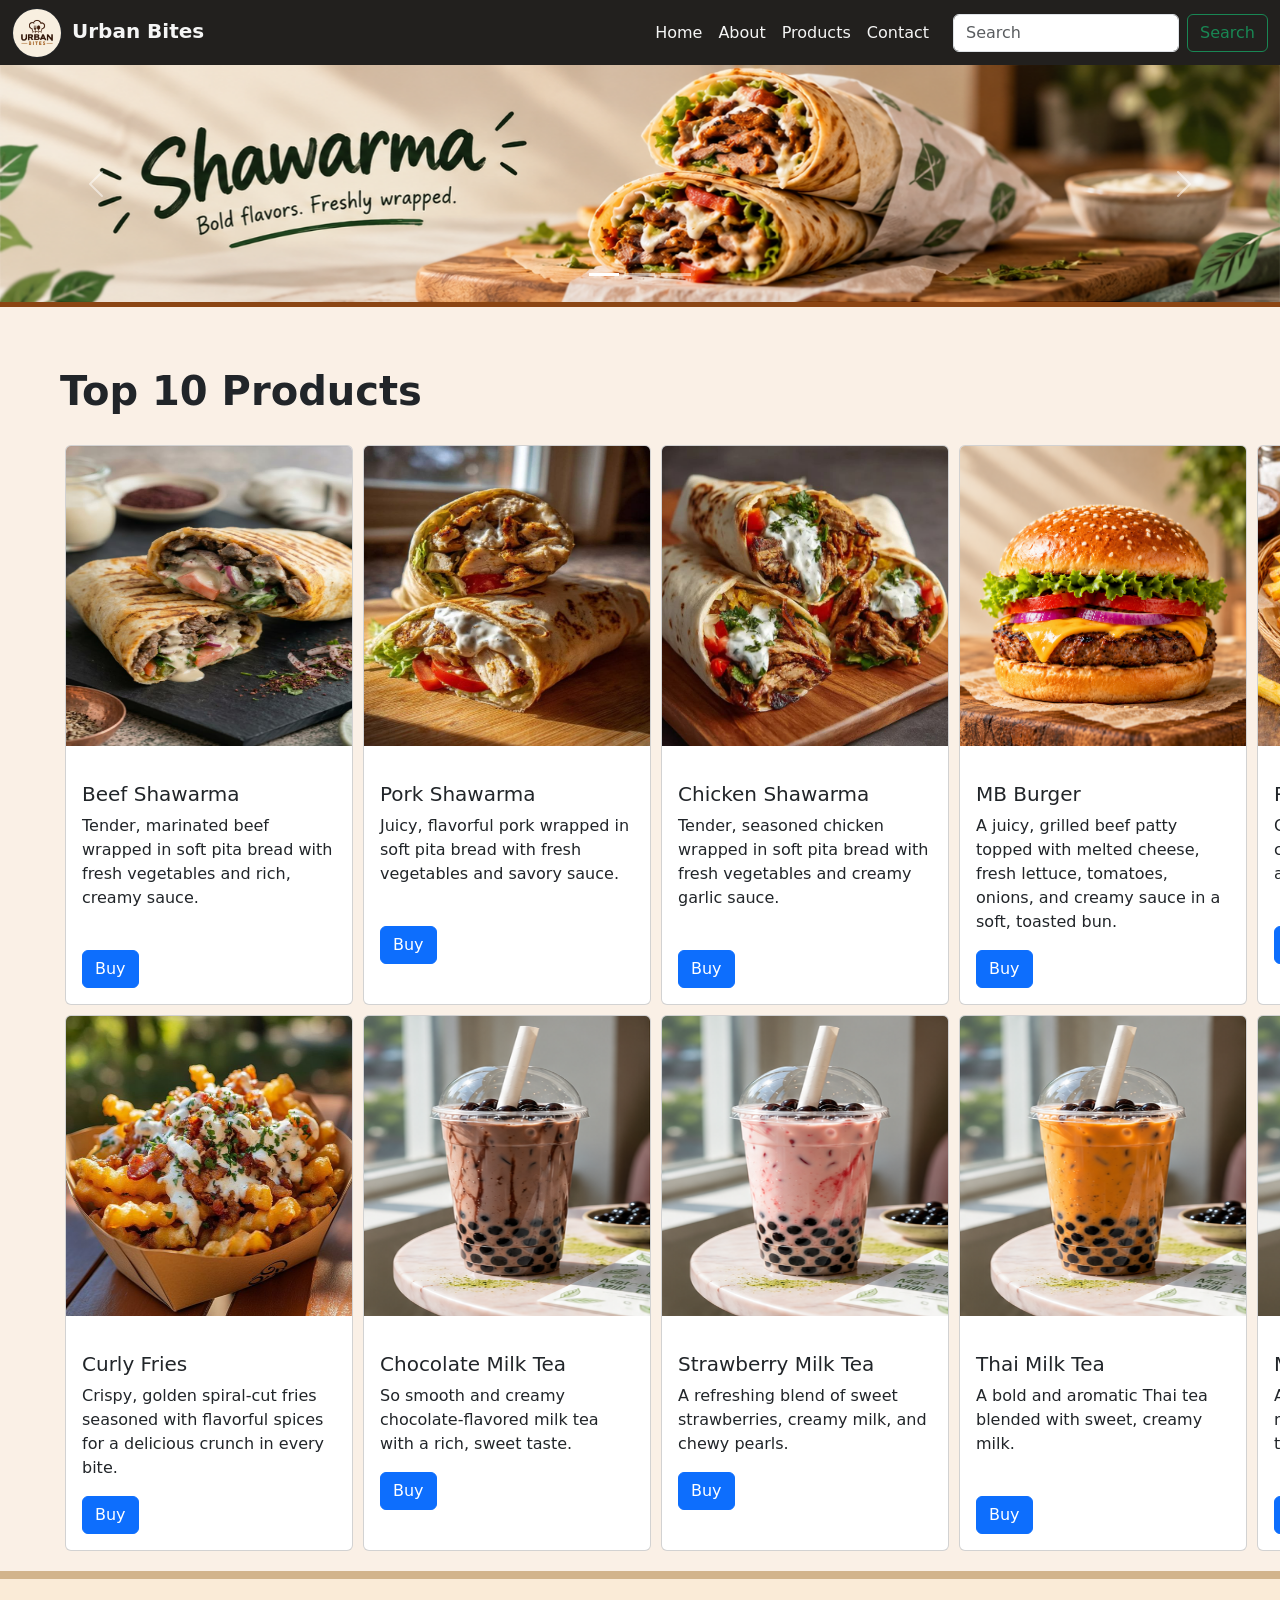
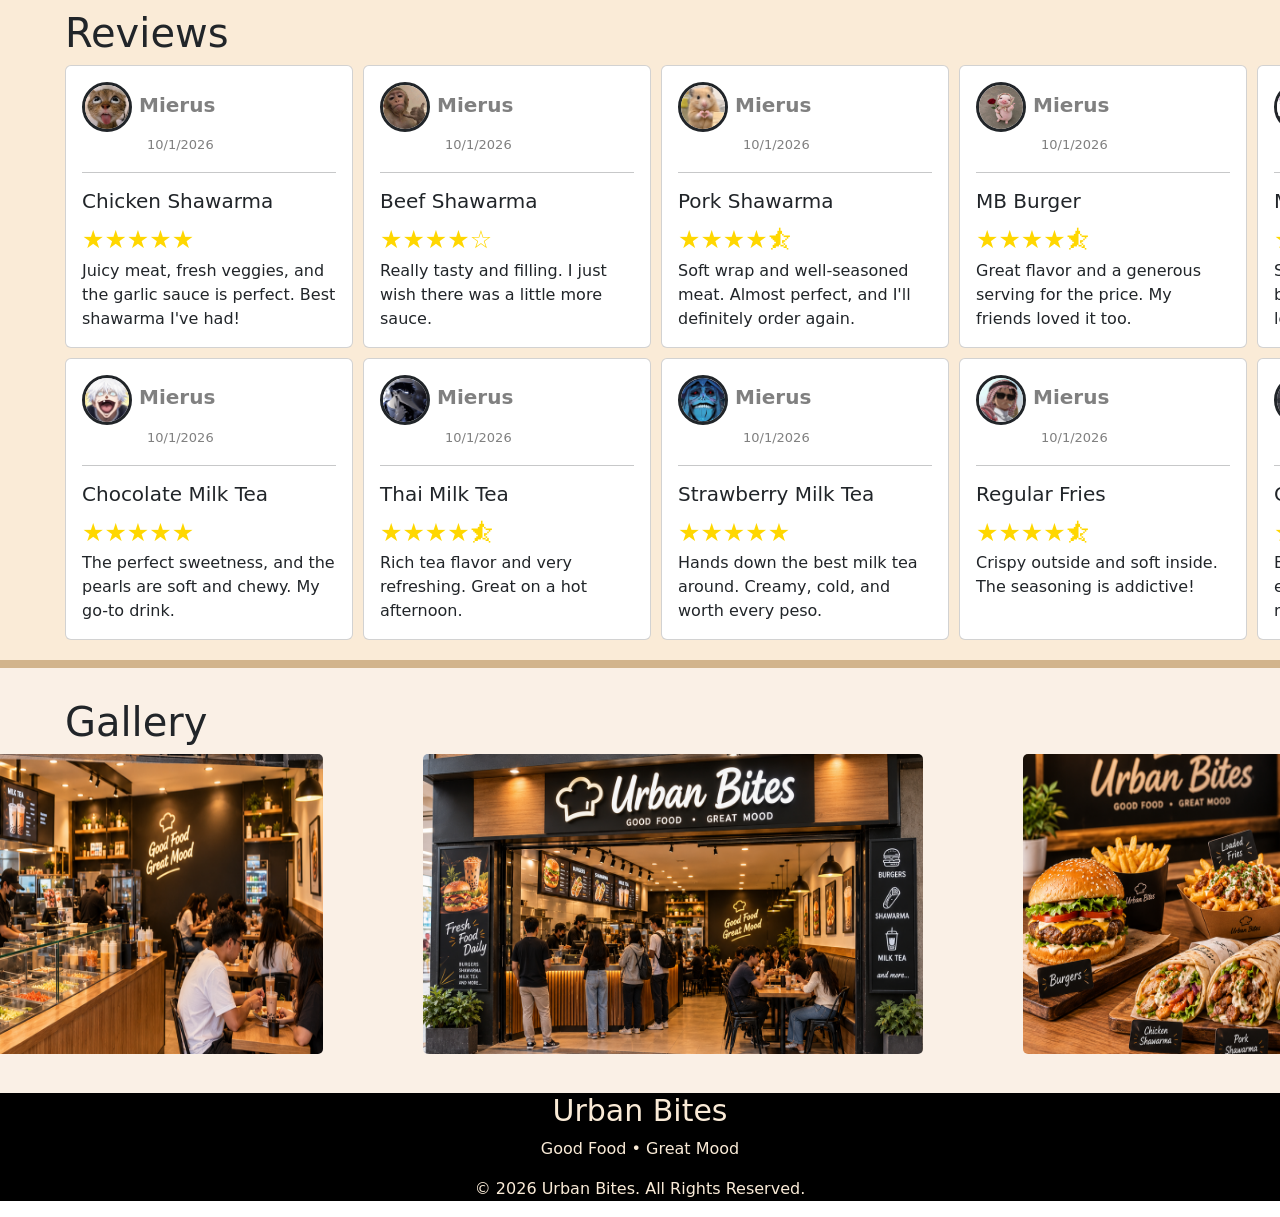
<file: index.html>
<!doctype html>
<html lang="en">
<head>
    <meta charset="utf-8">
    <meta name="viewport" content="width=device-width, initial-scale=1">
    <title>Urban Bites</title>
    <link rel="stylesheet" href="css/style.css">
    <link href="https://cdn.jsdelivr.net/npm/bootstrap@5.3.0-alpha3/dist/css/bootstrap.min.css" rel="stylesheet" integrity="sha384-KK94CHFLLe+nY2dmCWGMq91rCGa5gtU4mk92HdvYe+M/SXH301p5ILy+dN9+nJOZ" crossorigin="anonymous">
</head>


<body>
    <!-- start of navigation ------------------>
    <section>
        <nav class="navbar navbar-expand-lg">
        <div class="container-fluid">

            <div class="logo-text">
                <img src="img/Urban Bites Chef Logo.png" alt=""> <a class="navbar-brand" href="#">Urban Bites</a>
            </div>

            <button class="navbar-toggler" type="button" data-bs-toggle="collapse" data-bs-target="#navbarSupportedContent" aria-controls="navbarSupportedContent"      aria-expanded="false" aria-label="Toggle navigation">
            <span class="navbar-toggler-icon"></span>
            </button>


            <div class="collapse navbar-collapse" id="navbarSupportedContent">

                <ul class="navbar-nav ms-auto mb-2 mb-lg-0">
                    <li class="nav-item">
                        <a class="nav-link" href="index.html">Home</a>
                    </li>

                    <li class="nav-item">
                        <a class="nav-link" href="about.html">About</a>
                    </li>

                    <li class="nav-item">
                        <a class="nav-link" href="product.html">Products</a>
                    </li>

                    <li class="nav-item">
                        <a class="nav-link" href="contact.html">Contact</a>
                    </li>
                </ul>

                <form class="d-flex ms-lg-3" role="search">
                    <input class="form-control me-2" type="search"placeholder="Search"aria-label="Search">

                    <button class="btn btn-outline-success" type="submit">Search</button>
                </form>

            </div>
        </div>
        </nav>      
        

    </section>
    <!-- end  ------------------------------->
    




    <!-- start of banner   ----------------->
    <section>
        <div id="carouselExampleIndicators" class="carousel slide">
            <div class="carousel-indicators">
                <button type="button" data-bs-target="#carouselExampleIndicators" data-bs-slide-to="0" class="active" aria-current="true" aria-label="Slide 1"></button>
                <button type="button" data-bs-target="#carouselExampleIndicators" data-bs-slide-to="1" aria-label="Slide 2"></button>
                <button type="button" data-bs-target="#carouselExampleIndicators" data-bs-slide-to="2" aria-label="Slide 3"></button>
            </div>
            <div class="carousel-inner">
                <div class="carousel-item active">
                <img src="img/shawarma_carousel.png" class="d-block w-100" alt="...">
                </div>
                <div class="carousel-item">
                <img src="img/milk_tea_carousel.png" class="d-block w-100" alt="...">
                </div>
                <div class="carousel-item">
                <img src="img/burger_and_fries_carousel.png" class="d-block w-100" alt="...">
                </div>
            </div>
            <button class="carousel-control-prev" type="button" data-bs-target="#carouselExampleIndicators" data-bs-slide="prev">
                <span class="carousel-control-prev-icon" aria-hidden="true"></span>
                <span class="visually-hidden">Previous</span>
            </button>
            <button class="carousel-control-next" type="button" data-bs-target="#carouselExampleIndicators" data-bs-slide="next">
                <span class="carousel-control-next-icon" aria-hidden="true"></span>
                <span class="visually-hidden">Next</span>
            </button>
        </div>   
    </section>
    <!-- end  ------------------------->


    <hr style="border: 0; border-top: 5px solid saddlebrown; opacity: 1; margin: 0;">


    <!-- Products -------------->
    <section>
        <div class="products">
        <h1>Top 10 Products</h1></div>

        <div class="product-grid">
            <div class="card" style="width: 18rem;">
                <img src="img/s1.jpg" class="card-img-top" alt="...">
                <div class="card-body">
                    <h5 class="card-title">Beef Shawarma</h5>
                    <p class="card-text">Tender, marinated beef wrapped in soft pita bread with fresh vegetables and rich, creamy sauce.</p>
                    <br>
                    <a href="#" class="btn btn-primary">Buy</a>
                </div>
            </div>

            <div class="card" style="width: 18rem;">
                <img src="img/s2.jpg" class="card-img-top" alt="...">
                <div class="card-body">
                    <h5 class="card-title">Pork Shawarma</h5>
                    <p class="card-text">Juicy, flavorful pork wrapped in soft pita bread with fresh vegetables and savory sauce.</p>
                    <br>
                    <a href="#" class="btn btn-primary">Buy</a>
                </div>
            </div>

            <div class="card" style="width: 18rem;">
                <img src="img/s3.jpg" class="card-img-top" alt="...">
                <div class="card-body">
                    <h5 class="card-title">Chicken Shawarma</h5>
                    <p class="card-text">Tender, seasoned chicken wrapped in soft pita bread with fresh vegetables and creamy garlic sauce.</p>
                    <br>
                    <a href="#" class="btn btn-primary">Buy</a>
                </div>
            </div>

            <div class="card" style="width: 18rem;">
                <img src="img/burger.png" class="card-img-top" alt="...">
                <div class="card-body">
                    <h5 class="card-title">MB Burger</h5>
                    <p class="card-text">A juicy, grilled beef patty topped with melted cheese, fresh lettuce, tomatoes, onions, and creamy sauce in a soft, toasted bun.</p>
                    <a href="#" class="btn btn-primary">Buy</a>
                </div>
            </div>

            <div class="card" style="width: 18rem;">
                <img src="img/f1.jpg" class="card-img-top" alt="...">
                <div class="card-body">
                    <h5 class="card-title">Regular Fries</h5>
                    <p class="card-text">Classic golden fries, perfectly crispy on the outside and soft and fluffy on the inside.</p>
                    <br>
                    <a href="#" class="btn btn-primary">Buy</a>
                </div>
            </div>

            <div class="card" style="width: 18rem;">
                <img src="img/f2.jpg" class="card-img-top" alt="...">
                <div class="card-body">
                    <h5 class="card-title">Curly Fries</h5>
                    <p class="card-text">Crispy, golden spiral-cut fries seasoned with flavorful spices for a delicious crunch in every bite.</p>
                    <a href="#" class="btn btn-primary">Buy</a>
                </div>
            </div>

            <div class="card" style="width: 18rem;">
                <img src="img/milk_tea_02.png" class="card-img-top" alt="...">
                <div class="card-body">
                    <h5 class="card-title">Chocolate Milk Tea</h5>
                    <p class="card-text">So smooth and creamy chocolate-flavored milk tea with a rich, sweet taste.</p>
                    <a href="#" class="btn btn-primary">Buy</a>
                </div>
            </div>

            <div class="card" style="width: 18rem;">
                <img src="img/milk_tea_03.png" class="card-img-top" alt="...">
                <div class="card-body">
                    <h5 class="card-title">Strawberry Milk Tea</h5>
                    <p class="card-text">A refreshing blend of sweet strawberries, creamy milk, and chewy pearls.</p>
                    <a href="#" class="btn btn-primary">Buy</a>
                </div>
            </div>

            <div class="card" style="width: 18rem;">
                <img src="img/milk_tea_05.png" class="card-img-top" alt="...">
                <div class="card-body">
                    <h5 class="card-title">Thai Milk Tea</h5>
                    <p class="card-text">A bold and aromatic Thai tea blended with sweet, creamy milk.</p>
                    <br>
                    <a href="#" class="btn btn-primary">Buy</a>
                </div>
            </div>

            <div class="card" style="width: 18rem;">
                <img src="img/milk_tea_07.png" class="card-img-top" alt="...">
                <div class="card-body">
                    <h5 class="card-title">Mango Milk Tea</h5>
                    <p class="card-text">A tropical blend of sweet mango flavor and creamy milk tea.</p>
                    <br>
                    <a href="#" class="btn btn-primary">Buy</a>
                </div>
            </div>
        </div>

            
        </section>
    <!-- end products ---------------->



        <hr style="border: 0; border-top: 8px solid tan; opacity: 1; margin: 0;">



    <!-- testemonial  ----------------->
    <section>
        <div class="reviews">
        <h1>Reviews</h1>
            <div class="review-grid">

            <div class="card" style="width: 18rem;">
                <div class="card-body">
                    <img src="img/profile/p1.jpg" class="card-img-top" alt="..."><p2>Mierus</p2> <p3>10/1/2026</p3>
                    <hr>
                    <h5 class="card-title">Chicken Shawarma</h5><span> ★★★★★ </span>
                    <p class="card-text">Juicy meat, fresh veggies, and the garlic sauce is perfect. Best shawarma I've had!</p>
                </div>
            </div>


            <div class="card" style="width: 18rem;">
                <div class="card-body">
                    <img src="img/profile/p2.jpg" class="card-img-top" alt="..."><p2>Mierus</p2> <p3>10/1/2026</p3>
                    <hr>
                    <h5 class="card-title">Beef Shawarma</h5><span> ★★★★☆ </span>
                    <p class="card-text">Really tasty and filling. I just wish there was a little more sauce.</p>
                </div>
            </div>


            <div class="card" style="width: 18rem;">
                <div class="card-body">
                    <img src="img/profile/p3.jpg" class="card-img-top" alt="..."><p2>Mierus</p2> <p3>10/1/2026</p3>
                    <hr>
                    <h5 class="card-title">Pork Shawarma</h5><span> ★★★★⯪ </span>
                    <p class="card-text">Soft wrap and well-seasoned meat. Almost perfect, and I'll definitely order again.</p>
                </div>
            </div>



            <div class="card" style="width: 18rem;">
                <div class="card-body">
                    <img src="img/profile/p4.jpg" class="card-img-top" alt="..."><p2>Mierus</p2> <p3>10/1/2026</p3>
                    <hr>
                    <h5 class="card-title">MB Burger</h5><span> ★★★★⯪ </span>
                    <p class="card-text">Great flavor and a generous serving for the price. My friends loved it too.</p>
                </div>
            </div>



            <div class="card" style="width: 18rem;">
                <div class="card-body">
                    <img src="img/profile/p5.jpg" class="card-img-top" alt="..."><p2>Mierus</p2> <p3>10/1/2026</p3>
                    <hr>
                    <h5 class="card-title">Mango Milk Tea</h5><span> ★★★★☆ </span>
                    <p class="card-text">Smooth and creamy, though a bit too sweet for me. I'll ask for less sugar next time.</p>
                </div>
            </div>



            <div class="card" style="width: 18rem;">
                <div class="card-body">
                    <img src="img/profile/p6.jpg" class="card-img-top" alt="..."><p2>Mierus</p2> <p3>10/1/2026</p3>
                    <hr>
                    <h5 class="card-title">Chocolate Milk Tea</h5><span> ★★★★★ </span>
                    <p class="card-text">The perfect sweetness, and the pearls are soft and chewy. My go-to drink.</p>
                </div>
            </div>



            <div class="card" style="width: 18rem;">
                <div class="card-body">
                    <img src="img/profile/p7.jpg" class="card-img-top" alt="..."><p2>Mierus</p2> <p3>10/1/2026</p3>
                    <hr>
                    <h5 class="card-title">Thai Milk Tea</h5><span> ★★★★⯪ </span>
                    <p class="card-text">Rich tea flavor and very refreshing. Great on a hot afternoon.</p>
                </div>
            </div>



            <div class="card" style="width: 18rem;">
                <div class="card-body">
                    <img src="img/profile/p8.jpg" class="card-img-top" alt="..."><p2>Mierus</p2> <p3>10/1/2026</p3>
                    <hr>
                    <h5 class="card-title">Strawberry Milk Tea</h5><span> ★★★★★ </span>
                    <p class="card-text">Hands down the best milk tea around. Creamy, cold, and worth every peso.</p>
                </div>
            </div>



            <div class="card" style="width: 18rem;">
                <div class="card-body">
                    <img src="img/profile/p9.jpg" class="card-img-top" alt="..."><p2>Mierus</p2> <p3>10/1/2026</p3>
                    <hr>
                    <h5 class="card-title">Regular Fries</h5><span> ★★★★⯪ </span>
                    <p class="card-text">Crispy outside and soft inside. The seasoning is addictive!</p>
                </div>
            </div>



            <div class="card" style="width: 18rem;">
                <div class="card-body">
                    <img src="img/profile/p10.jpg" class="card-img-top" alt="..."><p2>Mierus</p2> <p3>10/1/2026</p3>
                    <hr>
                    <h5 class="card-title">Curly Fries</h5><span> ★★★★⯪ </span>
                    <p class="card-text">Big serving and still crunchy even after a while. Perfect with milk tea.</p>
                </div>
            </div>
            </div>
        </div>
    </section>
    <!-- end of testimonial  ---------------->


    
    <hr style="border: 0; border-top: 8px solid tan; opacity: 1; margin: 0;">


    <!-- gallery ----------------->
    <section>
        <div class=" gallery">
        <h1>Gallery</h1>
        <div class="gallery-grid">
            <img src="img/urban_bites_customers_interior.png" class="img-fluid" alt="...">
            <img src="img/urban_bites_customers_exterior.png" class="img-fluid" alt="...">
            <img src="img/urban_bites_products_1254x650.png" class="img-fluid" alt="...">
        </div>


        <br>




    </section>
    <!-- end of galler -------------------->



    <!-- footer -->
    <section>
        <div class="footer">
            <div class="footer-box">
            <h5>Urban Bites</h5>
            <p>Good Food • Great Mood</p>
            <p>
                &copy; 2026 Urban Bites. All Rights Reserved.
            </p>
            </div>
        </div>
    </section>
    <!-- end of footer -->


    
<script src="https://cdn.jsdelivr.net/npm/bootstrap@5.3.0-alpha3/dist/js/bootstrap.bundle.min.js" integrity="sha384-ENjdO4Dr2bkBIFxQpeoTz1HIcje39Wm4jDKdf19U8gI4ddQ3GYNS7NTKfAdVQSZe" crossorigin="anonymous"></script>

</body>
</html>
</file>
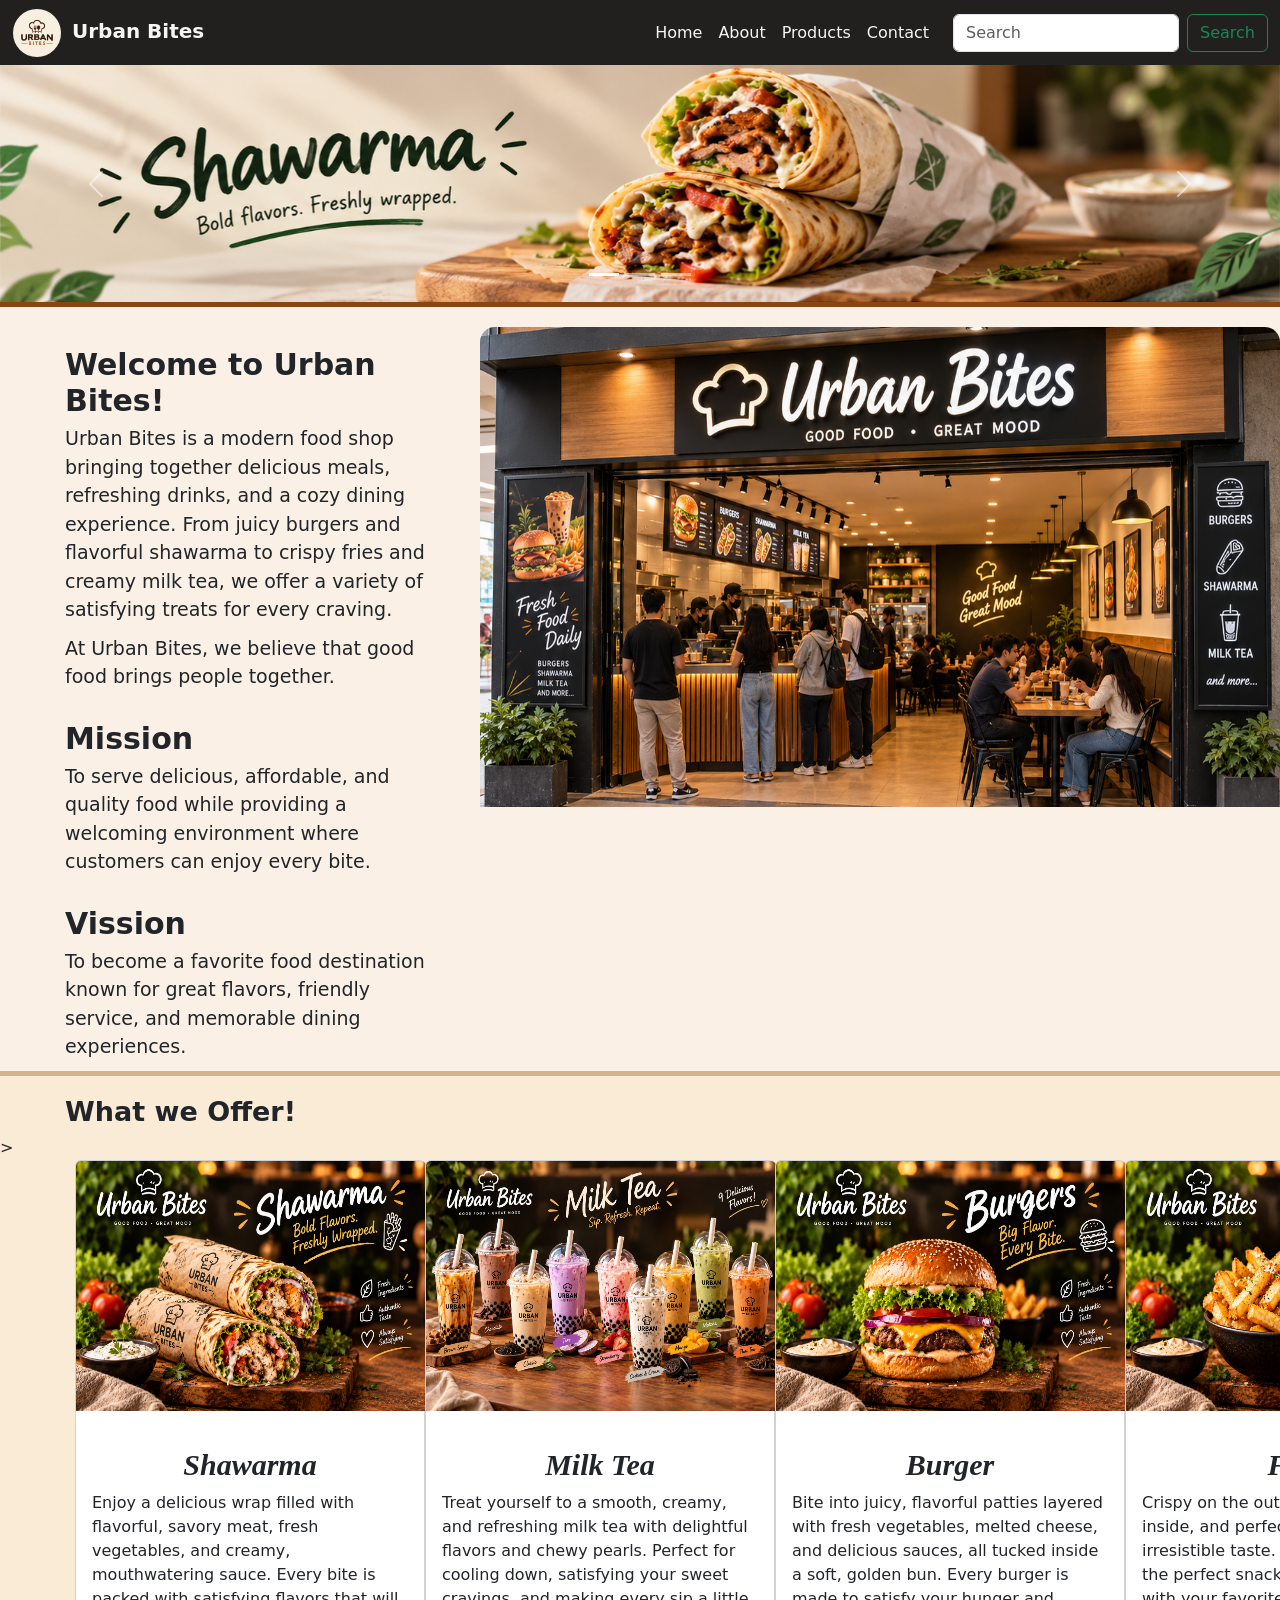
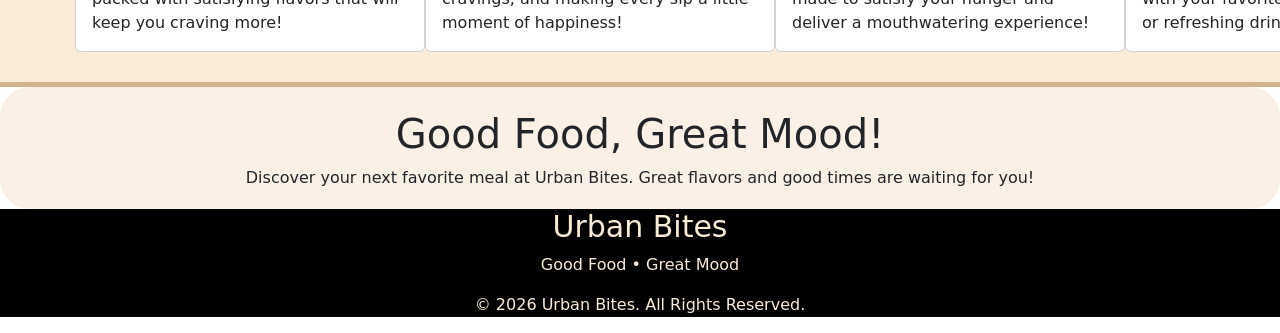
<file: about.html>
<!doctype html>
<html lang="en">
<head>
    <meta charset="utf-8">
    <meta name="viewport" content="width=device-width, initial-scale=1">
    <title>Urban Bites</title>
    <link rel="stylesheet" href="css/style.css">
    <link href="https://cdn.jsdelivr.net/npm/bootstrap@5.3.0-alpha3/dist/css/bootstrap.min.css" rel="stylesheet" integrity="sha384-KK94CHFLLe+nY2dmCWGMq91rCGa5gtU4mk92HdvYe+M/SXH301p5ILy+dN9+nJOZ" crossorigin="anonymous">
</head>


<body>
    <!-- start of navigation ------------------>
    <section>
        <nav class="navbar navbar-expand-lg">
        <div class="container-fluid">

            <div class="logo-text">
                <img src="img/Urban Bites Chef Logo.png" alt=""> <a class="navbar-brand" href="#">Urban Bites</a>
            </div>

            <button class="navbar-toggler" type="button" data-bs-toggle="collapse" data-bs-target="#navbarSupportedContent" aria-controls="navbarSupportedContent"      aria-expanded="false" aria-label="Toggle navigation">
            <span class="navbar-toggler-icon"></span>
            </button>


            <div class="collapse navbar-collapse" id="navbarSupportedContent">

                <ul class="navbar-nav ms-auto mb-2 mb-lg-0">
                    <li class="nav-item">
                        <a class="nav-link" href="index.html">Home</a>
                    </li>

                    <li class="nav-item">
                        <a class="nav-link" href="about.html">About</a>
                    </li>

                    <li class="nav-item">
                        <a class="nav-link" href="product.html">Products</a>
                    </li>

                    <li class="nav-item">
                        <a class="nav-link" href="contact.html">Contact</a>
                    </li>
                </ul>

                <form class="d-flex ms-lg-3" role="search">
                    <input class="form-control me-2" type="search"placeholder="Search"aria-label="Search">

                    <button class="btn btn-outline-success" type="submit">Search</button>
                </form>

            </div>
        </div>
        </nav>      
        

    </section>
    <!-- end  ------------------------------->
    




    <!-- start of banner   ----------------->
    <section>
        <div id="carouselExampleIndicators" class="carousel slide">
            <div class="carousel-indicators">
                <button type="button" data-bs-target="#carouselExampleIndicators" data-bs-slide-to="0" class="active" aria-current="true" aria-label="Slide 1"></button>
                <button type="button" data-bs-target="#carouselExampleIndicators" data-bs-slide-to="1" aria-label="Slide 2"></button>
                <button type="button" data-bs-target="#carouselExampleIndicators" data-bs-slide-to="2" aria-label="Slide 3"></button>
            </div>
            <div class="carousel-inner">
                <div class="carousel-item active">
                <img src="img/shawarma_carousel.png" class="d-block w-100" alt="...">
                </div>
                <div class="carousel-item">
                <img src="img/milk_tea_carousel.png" class="d-block w-100" alt="...">
                </div>
                <div class="carousel-item">
                <img src="img/burger_and_fries_carousel.png" class="d-block w-100" alt="...">
                </div>
            </div>
            <button class="carousel-control-prev" type="button" data-bs-target="#carouselExampleIndicators" data-bs-slide="prev">
                <span class="carousel-control-prev-icon" aria-hidden="true"></span>
                <span class="visually-hidden">Previous</span>
            </button>
            <button class="carousel-control-next" type="button" data-bs-target="#carouselExampleIndicators" data-bs-slide="next">
                <span class="carousel-control-next-icon" aria-hidden="true"></span>
                <span class="visually-hidden">Next</span>
            </button>
        </div>   
    </section>
    <!-- end  ------------------------->





        <hr style="border: 0; border-top: 5px solid saddlebrown; opacity: 1; margin: 0; padding: 0;">





    <!-- introduction------------------>
    <section class="about">
        
        <div class="intro">

            <div class="intro-text">
                <h2>Welcome to Urban Bites!</h2>
                <p>
                    Urban Bites is a modern food shop bringing
                    together delicious meals, refreshing drinks,
                    and a cozy dining experience. From juicy
                    burgers and flavorful shawarma to crispy
                    fries and creamy milk tea, we offer a variety
                    of satisfying treats for every craving.
                </p>
                <p>
                    At Urban Bites, we believe that good food
                    brings people together.
                </p>

                <h2>Mission</h2>
                <p>
                    To serve delicious, affordable, 
                    and quality food while providing 
                    a welcoming environment where 
                    customers can enjoy every bite.
                </p>

                <h2>Vission</h2>
                <p>
                    To become a favorite food 
                    destination known for great flavors,
                    friendly service, and memorable 
                    dining experiences.
                </p>
            </div>

            <img src="img/urban_bites_customers_exterior.png" alt="Urban Bites Shop">

        </div>
    </section>




        <hr style="border: 0; border-top: 5px solid tan; opacity: 1; margin: 0;">



    <!-- Offers ------------------------->
    <section>
        <div class="offers">
            <div class="offers-heading">
            <h2>What we Offer!</h2>></div>
            <div class="offers-grid">
                <div class="card" >
                    <img src="img/about/shawarma.png" class="card-img-top" alt="...">
                        <div class="card-body">
                            <h5 class="card-title">Shawarma</h5>
                            <p class="card-text">Enjoy a delicious wrap filled with flavorful, savory meat, fresh vegetables, and creamy, mouthwatering sauce. Every bite is packed     with satisfying flavors that will keep you craving more!</p>
                        </div>
                </div>

                <div class="card" >
                    <img src="img/about/Milk Tea Flavors.png" class="card-img-top" alt="...">
                        <div class="card-body">
                            <h5 class="card-title">Milk Tea</h5>
                            <p class="card-text">Treat yourself to a smooth, creamy, and refreshing milk tea with delightful flavors and chewy pearls. Perfect for cooling down, satisfying your sweet cravings, and making every sip a little moment of happiness!</p>
                        </div>
                </div>

                <div class="card" >
                    <img src="img/about/Burgers.png" class="card-img-top" alt="...">
                        <div class="card-body">
                            <h5 class="card-title">Burger</h5>
                            <p class="card-text">Bite into juicy, flavorful patties layered with fresh vegetables, melted cheese, and delicious sauces, all tucked inside a soft,   golden bun. Every burger is made to satisfy your hunger and deliver a mouthwatering experience!</p>
                        </div>
                </div>

                <div class="card" >
                    <img src="img/about/Fries.png" class="card-img-top" alt="...">
                        <div class="card-body">
                            <h5 class="card-title">Fries</h5>
                            <p class="card-text">Crispy on the outside, soft on the inside, and perfectly seasoned for an irresistible taste. Our golden fries are the perfect snack    or side dish to enjoy with your favorite burger, shawarma, or refreshing drink!</p>
                        </div>
                </div>
            </div>
        </div>
    </section>


        <hr style="border: 0; border-top: 5px solid tan; opacity: 1; margin: 0;">


    <!-- message --------------------->
    <section>
        <div class="message-box">
            <h1>Good Food, Great Mood!</h1>
            <p>Discover your next favorite meal at Urban Bites. Great flavors and good times are waiting for you!</p>
        </div>
    </section>




    <!-- footer ------------------->
    <section>
        <div class="footer">
            <div class="footer-box">
            <h5>Urban Bites</h5>
            <p>Good Food • Great Mood</p>
            <p>
                &copy; 2026 Urban Bites. All Rights Reserved.
            </p>
            </div>
        </div>
    </section>
    <!-- end of footer -->

    

    
<script src="https://cdn.jsdelivr.net/npm/bootstrap@5.3.0-alpha3/dist/js/bootstrap.bundle.min.js" integrity="sha384-ENjdO4Dr2bkBIFxQpeoTz1HIcje39Wm4jDKdf19U8gI4ddQ3GYNS7NTKfAdVQSZe" crossorigin="anonymous"></script>
</body>
</html>
</file>
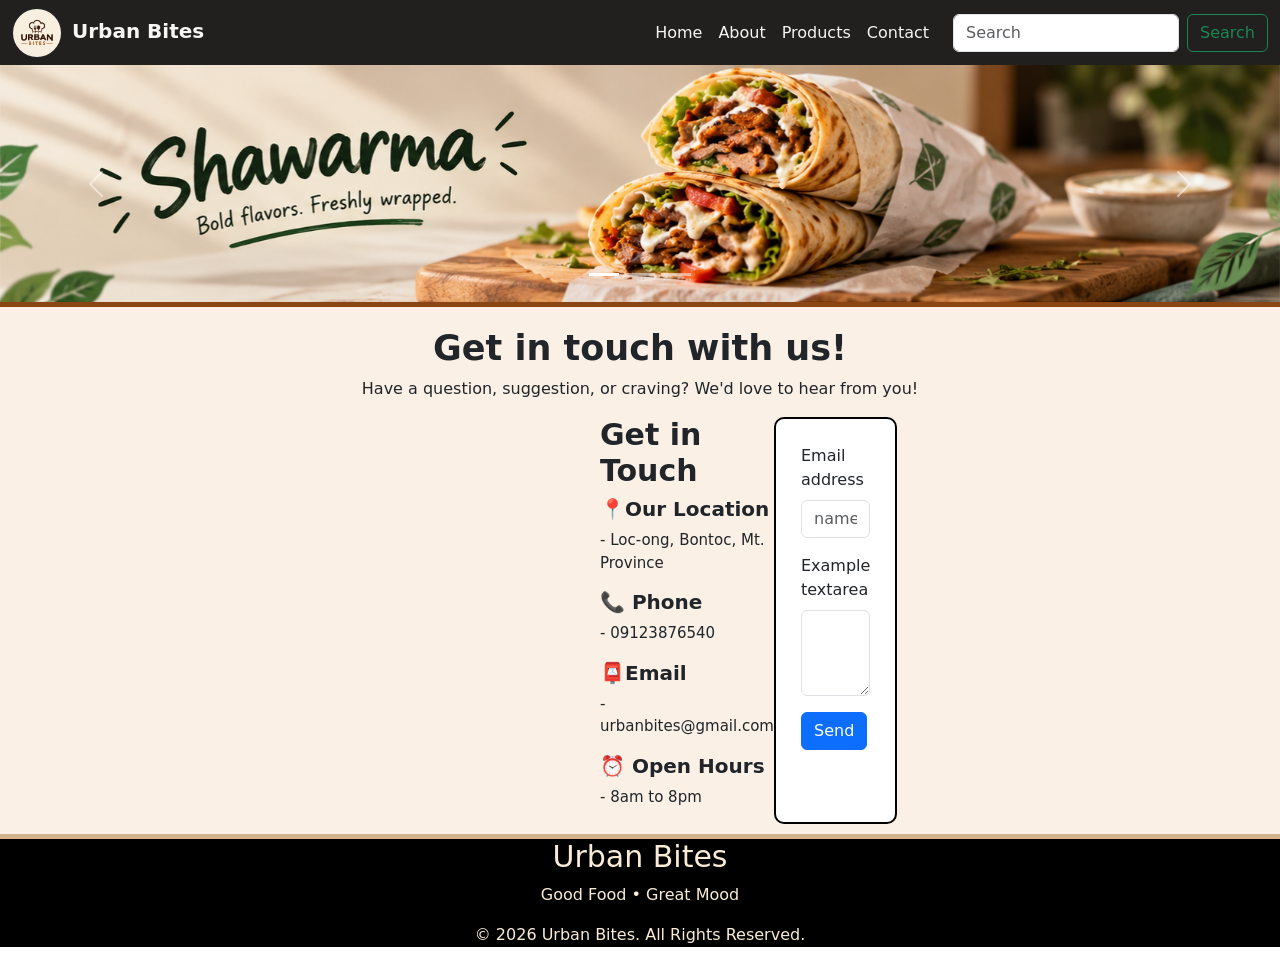
<file: contact.html>
<!doctype html>
<html lang="en">
<head>
    <meta charset="utf-8">
    <meta name="viewport" content="width=device-width, initial-scale=1">
    <title>Urban Bites</title>
    <link rel="stylesheet" href="css/style.css">
    <link href="https://cdn.jsdelivr.net/npm/bootstrap@5.3.0-alpha3/dist/css/bootstrap.min.css" rel="stylesheet" integrity="sha384-KK94CHFLLe+nY2dmCWGMq91rCGa5gtU4mk92HdvYe+M/SXH301p5ILy+dN9+nJOZ" crossorigin="anonymous">
</head>


<body>
    <!-- start of navigation ------------------>
    <section>
        <nav class="navbar navbar-expand-lg">
        <div class="container-fluid">

            <div class="logo-text">
                <img src="img/Urban Bites Chef Logo.png" alt=""> <a class="navbar-brand" href="#">Urban Bites</a>
            </div>

            <button class="navbar-toggler" type="button" data-bs-toggle="collapse" data-bs-target="#navbarSupportedContent" aria-controls="navbarSupportedContent"      aria-expanded="false" aria-label="Toggle navigation">
            <span class="navbar-toggler-icon"></span>
            </button>


            <div class="collapse navbar-collapse" id="navbarSupportedContent">

                <ul class="navbar-nav ms-auto mb-2 mb-lg-0">
                    <li class="nav-item">
                        <a class="nav-link" href="index.html">Home</a>
                    </li>

                    <li class="nav-item">
                        <a class="nav-link" href="about.html">About</a>
                    </li>

                    <li class="nav-item">
                        <a class="nav-link" href="product.html">Products</a>
                    </li>

                    <li class="nav-item">
                        <a class="nav-link" href="contact.html">Contact</a>
                    </li>
                </ul>

                <form class="d-flex ms-lg-3" role="search">
                    <input class="form-control me-2" type="search"placeholder="Search"aria-label="Search">

                    <button class="btn btn-outline-success" type="submit">Search</button>
                </form>

            </div>
        </div>
        </nav>      
        

    </section>
    <!-- end  ------------------------------->
    




    <!-- start of banner   ----------------->
    <section>
        <div id="carouselExampleIndicators" class="carousel slide">
            <div class="carousel-indicators">
                <button type="button" data-bs-target="#carouselExampleIndicators" data-bs-slide-to="0" class="active" aria-current="true" aria-label="Slide 1"></button>
                <button type="button" data-bs-target="#carouselExampleIndicators" data-bs-slide-to="1" aria-label="Slide 2"></button>
                <button type="button" data-bs-target="#carouselExampleIndicators" data-bs-slide-to="2" aria-label="Slide 3"></button>
            </div>
            <div class="carousel-inner">
                <div class="carousel-item active">
                <img src="img/shawarma_carousel.png" class="d-block w-100" alt="...">
                </div>
                <div class="carousel-item">
                <img src="img/milk_tea_carousel.png" class="d-block w-100" alt="...">
                </div>
                <div class="carousel-item">
                <img src="img/burger_and_fries_carousel.png" class="d-block w-100" alt="...">
                </div>
            </div>
            <button class="carousel-control-prev" type="button" data-bs-target="#carouselExampleIndicators" data-bs-slide="prev">
                <span class="carousel-control-prev-icon" aria-hidden="true"></span>
                <span class="visually-hidden">Previous</span>
            </button>
            <button class="carousel-control-next" type="button" data-bs-target="#carouselExampleIndicators" data-bs-slide="next">
                <span class="carousel-control-next-icon" aria-hidden="true"></span>
                <span class="visually-hidden">Next</span>
            </button>
        </div>   
    </section>
    <!-- end  ------------------------->


    <hr style="border: 0; border-top: 5px solid saddlebrown; opacity: 1; margin: 0;">
    
    <!-- contact ------------------>
    <section>
        <div class="contact">
            <div class="contact-heading">
                <h1>Get in touch with us!</h1>
                <p>Have a question, suggestion, or craving? We'd love to hear from you!</p>
            </div>


            <div class="contact-part">
                <div class="contact-info">
                    <h2>Get in Touch</h2>
                    <h3>📍Our Location</h3>
                    <p>- Loc-ong, Bontoc, Mt. Province</p>

                    <h3>📞 Phone</h3>
                    <p>- 09123876540</p>

                    <h3>📮Email</h3>
                    <p>- urbanbites@gmail.com</p>

                    <h3>⏰ Open Hours</h3>
                    <p>- 8am to 8pm</p>
                </div>

                

                <div class="contact-form">
                    <div class="mb-3">
                        <label for="exampleFormControlInput1" class="form-label">Email address</label>
                        <input type="email" class="form-control" id="exampleFormControlInput1" placeholder="name@example.com">
                    </div>
                    <div class="mb-3">
                        <label for="exampleFormControlTextarea1" class="form-label">Example textarea</label>
                        <textarea class="form-control" id="exampleFormControlTextarea1" rows="3"></textarea>
                    </div>
                    <button type="button" class="btn btn-primary">Send</button>
                </div>
            </div>
        </div>













    </section>




        <hr style="border: 0; border-top: 5px solid tan; opacity: 1; margin: 0;">

    <!-- footer -->
    <section>
        <div class="footer">
            <div class="footer-box">
            <h5>Urban Bites</h5>
            <p>Good Food • Great Mood</p>
            <p>
                &copy; 2026 Urban Bites. All Rights Reserved.
            </p>
            </div>
        </div>
    </section>
    <!-- end of footer -->
<script src="https://cdn.jsdelivr.net/npm/bootstrap@5.3.0-alpha3/dist/js/bootstrap.bundle.min.js" integrity="sha384-ENjdO4Dr2bkBIFxQpeoTz1HIcje39Wm4jDKdf19U8gI4ddQ3GYNS7NTKfAdVQSZe" crossorigin="anonymous"></script>
</body>
</body>
</html>
</file>
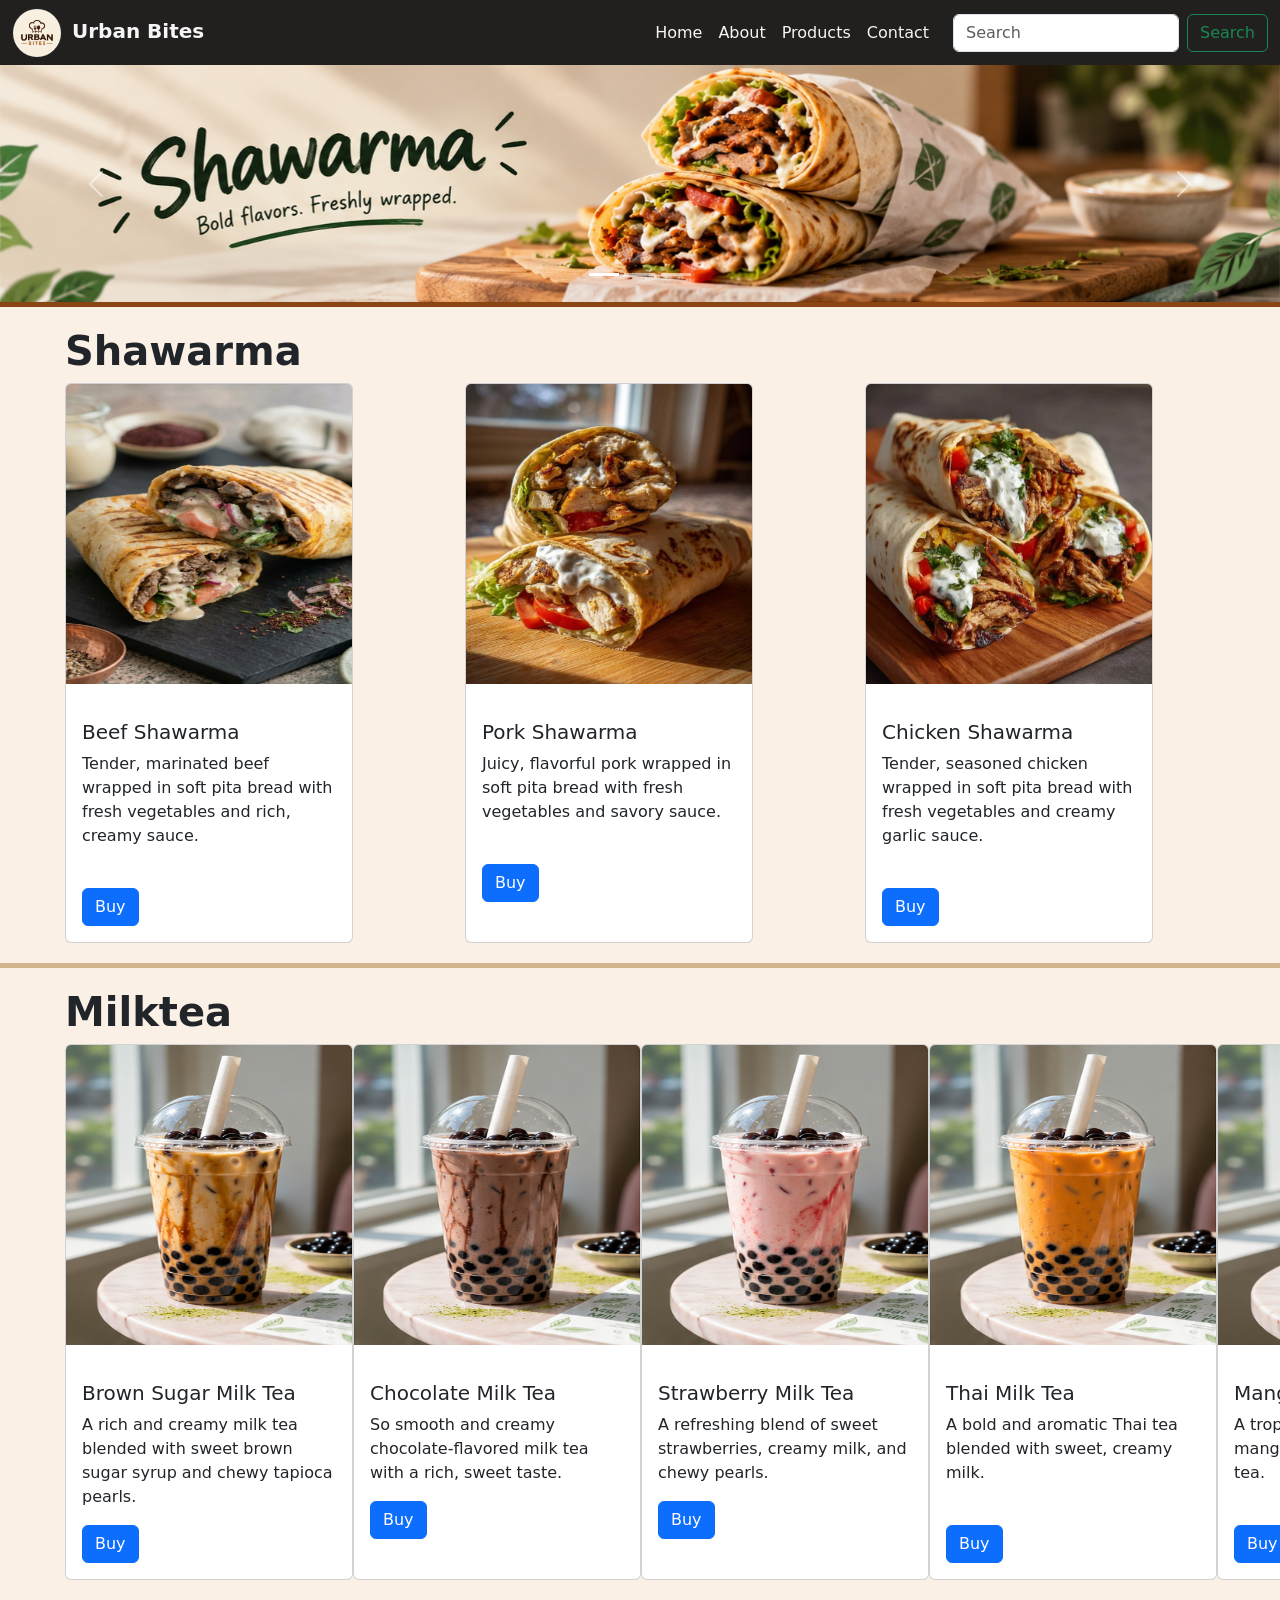
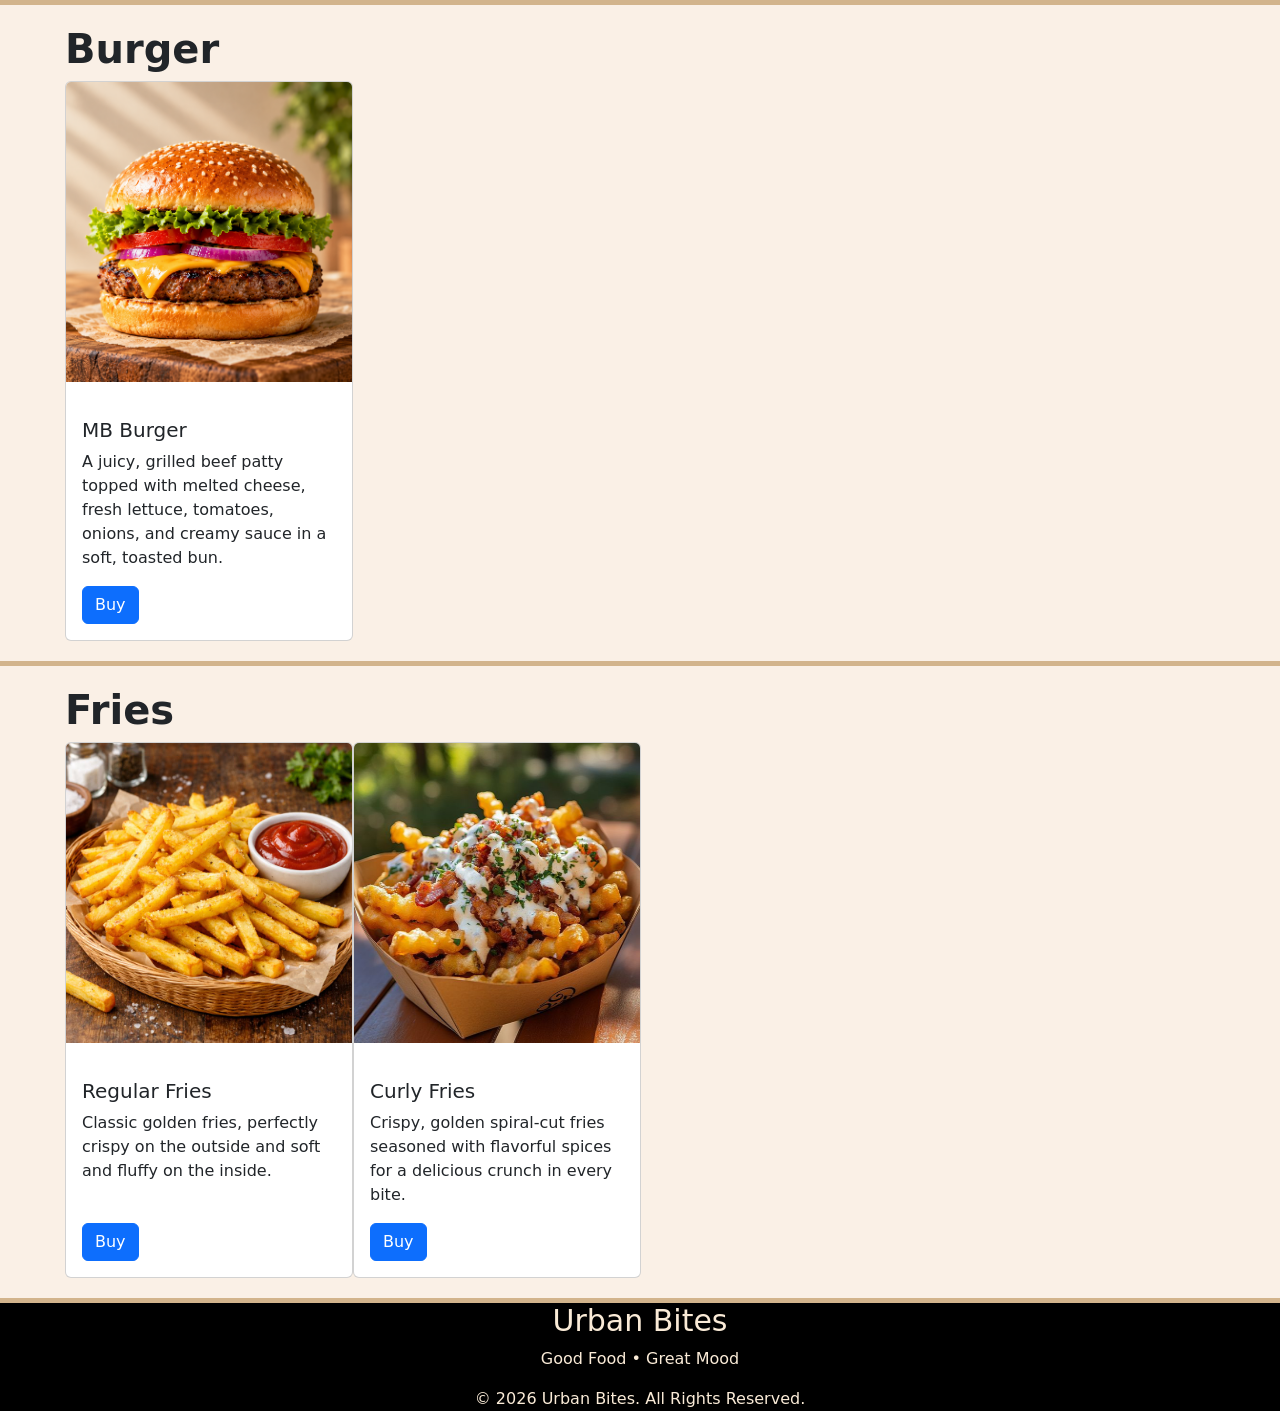
<file: product.html>
<!doctype html>
<html lang="en">
<head>
    <meta charset="utf-8">
    <meta name="viewport" content="width=device-width, initial-scale=1">
    <title>Urban Bites</title>
    <link rel="stylesheet" href="css/style.css">
    <link href="https://cdn.jsdelivr.net/npm/bootstrap@5.3.0-alpha3/dist/css/bootstrap.min.css" rel="stylesheet" integrity="sha384-KK94CHFLLe+nY2dmCWGMq91rCGa5gtU4mk92HdvYe+M/SXH301p5ILy+dN9+nJOZ" crossorigin="anonymous">
</head>


<body>
    <!-- start of navigation ------------------>
    <section>
        <nav class="navbar navbar-expand-lg">
        <div class="container-fluid">

            <div class="logo-text">
                <img src="img/Urban Bites Chef Logo.png" alt=""> <a class="navbar-brand" href="#">Urban Bites</a>
            </div>

            <button class="navbar-toggler" type="button" data-bs-toggle="collapse" data-bs-target="#navbarSupportedContent" aria-controls="navbarSupportedContent"      aria-expanded="false" aria-label="Toggle navigation">
            <span class="navbar-toggler-icon"></span>
            </button>


            <div class="collapse navbar-collapse" id="navbarSupportedContent">

                <ul class="navbar-nav ms-auto mb-2 mb-lg-0">
                    <li class="nav-item">
                        <a class="nav-link" href="index.html">Home</a>
                    </li>

                    <li class="nav-item">
                        <a class="nav-link" href="about.html">About</a>
                    </li>

                    <li class="nav-item">
                        <a class="nav-link" href="product.html">Products</a>
                    </li>

                    <li class="nav-item">
                        <a class="nav-link" href="contact.html">Contact</a>
                    </li>
                </ul>

                <form class="d-flex ms-lg-3" role="search">
                    <input class="form-control me-2" type="search"placeholder="Search"aria-label="Search">

                    <button class="btn btn-outline-success" type="submit">Search</button>
                </form>

            </div>
        </div>
        </nav>      
        

    </section>
    <!-- end  ------------------------------->
    




    <!-- start of banner   ----------------->
    <section>
        <div id="carouselExampleIndicators" class="carousel slide">
            <div class="carousel-indicators">
                <button type="button" data-bs-target="#carouselExampleIndicators" data-bs-slide-to="0" class="active" aria-current="true" aria-label="Slide 1"></button>
                <button type="button" data-bs-target="#carouselExampleIndicators" data-bs-slide-to="1" aria-label="Slide 2"></button>
                <button type="button" data-bs-target="#carouselExampleIndicators" data-bs-slide-to="2" aria-label="Slide 3"></button>
            </div>
            <div class="carousel-inner">
                <div class="carousel-item active">
                <img src="img/shawarma_carousel.png" class="d-block w-100" alt="...">
                </div>
                <div class="carousel-item">
                <img src="img/milk_tea_carousel.png" class="d-block w-100" alt="...">
                </div>
                <div class="carousel-item">
                <img src="img/burger_and_fries_carousel.png" class="d-block w-100" alt="...">
                </div>
            </div>
            <button class="carousel-control-prev" type="button" data-bs-target="#carouselExampleIndicators" data-bs-slide="prev">
                <span class="carousel-control-prev-icon" aria-hidden="true"></span>
                <span class="visually-hidden">Previous</span>
            </button>
            <button class="carousel-control-next" type="button" data-bs-target="#carouselExampleIndicators" data-bs-slide="next">
                <span class="carousel-control-next-icon" aria-hidden="true"></span>
                <span class="visually-hidden">Next</span>
            </button>
        </div>   
    </section>
    <!-- end  ------------------------->


    <hr style="border: 0; border-top: 5px solid saddlebrown; opacity: 1; margin: 0; padding: 0;">




    <!-- products shawarma ----------------------->
    <section>
        <div class="prod">
            <div class="prod-heading"> <h1>Shawarma</h1> </div>

            <div class="prod-shawarma">
                <div class="card" style="width: 18rem;">
                    <img src="img/s1.jpg" class="card-img-top" alt="...">
                    <div class="card-body">
                        <h5 class="card-title">Beef Shawarma</h5>
                        <p class="card-text">Tender, marinated beef wrapped in soft pita bread with fresh vegetables and rich, creamy sauce.</p>
                        <br>
                        <a href="#" class="btn btn-primary">Buy</a>
                    </div>
                </div>
            

                <div class="card" style="width: 18rem;">
                    <img src="img/s2.jpg" class="card-img-top" alt="...">
                    <div class="card-body">
                        <h5 class="card-title">Pork Shawarma</h5>
                        <p class="card-text">Juicy, flavorful pork wrapped in soft pita bread with fresh vegetables and savory sauce.</p>
                        <br>
                        <a href="#" class="btn btn-primary">Buy</a>
                    </div>
                </div>

                <div class="card" style="width: 18rem;">
                    <img src="img/s3.jpg" class="card-img-top" alt="...">
                    <div class="card-body">
                        <h5 class="card-title">Chicken Shawarma</h5>
                        <p class="card-text">Tender, seasoned chicken wrapped in soft pita bread with fresh vegetables and creamy garlic sauce.</p>
                        <br>
                        <a href="#" class="btn btn-primary">Buy</a>
                    </div>
                </div>
            </div>
        </div>
    </section>



    <hr style="border: 0; border-top: 5px solid tan; opacity: 1; margin: 0; padding: 0;">



    <!-- milktea ---------------------------->
    <section>
        <div class="prod">
            <div class="prod-heading"> <h1>Milktea</h1> </div>

            <div class="prod-milktea">
                <div class="card" style="width: 18rem;">
                    <img src="img/milkTea/milk_tea_01.png" class="card-img-top" alt="...">
                    <div class="card-body">
                        <h5 class="card-title">Brown Sugar Milk Tea</h5>
                        <p class="card-text">A rich and creamy milk tea blended with sweet brown sugar syrup and chewy tapioca pearls.</p>
                        <a href="#" class="btn btn-primary">Buy</a>
                    </div>
                </div>

                <div class="card" style="width: 18rem;">
                    <img src="img/milkTea/milk_tea_02.png" class="card-img-top" alt="...">
                    <div class="card-body">
                        <h5 class="card-title">Chocolate Milk Tea</h5>
                        <p class="card-text">So smooth and creamy chocolate-flavored milk tea with a rich, sweet taste.</p>
                        <a href="#" class="btn btn-primary">Buy</a>
                    </div>
                </div>

                <div class="card" style="width: 18rem;">
                    <img src="img/milk_tea_03.png" class="card-img-top" alt="...">
                    <div class="card-body">
                        <h5 class="card-title">Strawberry Milk Tea</h5>
                        <p class="card-text">A refreshing blend of sweet strawberries, creamy milk, and chewy pearls.</p>
                        <a href="#" class="btn btn-primary">Buy</a>
                    </div>
                </div>

                <div class="card" style="width: 18rem;">
                    <img src="img/milk_tea_05.png" class="card-img-top" alt="...">
                    <div class="card-body">
                        <h5 class="card-title">Thai Milk Tea</h5>
                        <p class="card-text">A bold and aromatic Thai tea blended with sweet, creamy milk.</p>
                        <br>
                        <a href="#" class="btn btn-primary">Buy</a>
                    </div>
                </div>

                <div class="card" style="width: 18rem;">
                    <img src="img/milk_tea_07.png" class="card-img-top" alt="...">
                    <div class="card-body">
                        <h5 class="card-title">Mango Milk Tea</h5>
                        <p class="card-text">A tropical blend of sweet mango flavor and creamy milk tea.</p>
                        <br>
                        <a href="#" class="btn btn-primary">Buy</a>
                    </div>
                </div>
            </div>
        </div>



            <hr style="border: 0; border-top: 5px solid tan; opacity: 1; margin: 0; padding: 0;">




    <!-- Burger ------------->
    <section>
        <div class="prod">
            <div class="prod-heading"> <h1>Burger</h1> </div>

            <div class="prod-burger">
                <div class="card" style="width: 18rem;">
                    <img src="img/burger.png" class="card-img-top" alt="...">
                    <div class="card-body">
                        <h5 class="card-title">MB Burger</h5>
                        <p class="card-text">A juicy, grilled beef patty topped with melted cheese, fresh lettuce, tomatoes, onions, and creamy sauce in a soft, toasted bun.</p>
                        <a href="#" class="btn btn-primary">Buy</a>
                    </div>
                </div>
            </div>
        </div>


        <hr style="border: 0; border-top: 5px solid tan; opacity: 1; margin: 0; padding: 0;">


    <!-- fries -->
    <section>
        <div class="prod">
            <div class="prod-heading"> <h1>Fries</h1> </div>

            <div class="prod-fries">
                <div class="card" style="width: 18rem;">
                    <img src="img/f1.jpg" class="card-img-top" alt="...">
                    <div class="card-body">
                        <h5 class="card-title">Regular Fries</h5>
                        <p class="card-text">Classic golden fries, perfectly crispy on the outside and soft and fluffy on the inside.</p>
                        <br>
                        <a href="#" class="btn btn-primary">Buy</a>
                    </div>
                </div>

                <div class="card" style="width: 18rem;">
                    <img src="img/f2.jpg" class="card-img-top" alt="...">
                    <div class="card-body">
                        <h5 class="card-title">Curly Fries</h5>
                        <p class="card-text">Crispy, golden spiral-cut fries seasoned with flavorful spices for a delicious crunch in every bite.</p>
                        <a href="#" class="btn btn-primary">Buy</a>
                    </div>
                </div>
            </div>
        </div>


        <hr style="border: 0; border-top: 5px solid tan; opacity: 1; margin: 0; padding: 0;">


    <!-- footer ----------------->
    <section>
        <div class="footer">
            <div class="footer-box">
            <h5>Urban Bites</h5>
            <p>Good Food • Great Mood</p>
            <p>
                &copy; 2026 Urban Bites. All Rights Reserved.
            </p>
            </div>
        </div>
    </section>
    <!-- end of footer -->
        
<script src="https://cdn.jsdelivr.net/npm/bootstrap@5.3.0-alpha3/dist/js/bootstrap.bundle.min.js" integrity="sha384-ENjdO4Dr2bkBIFxQpeoTz1HIcje39Wm4jDKdf19U8gI4ddQ3GYNS7NTKfAdVQSZe" crossorigin="anonymous"></script>
</body>
</body>
</html>
</file>
<file: css/style.css>
/* HOME */

.navbar{
    background-color: #22201E;
    height: 65px;
    flex-wrap: wrap;
}

.logo-text{
    display: flex;
    justify-content: center;
    gap: 10px;
}

.logo-text img{
    height: 50px;
    width: 50px;
    border: solid 1px;
    border-radius: 100px;
}

.logo-text a{
    color: whitesmoke;
    font-weight: bold;
    margin-top: 3px;
}

.collapse a{
    color: whitesmoke;
}




/* products---------------------- */
.product-grid {
    display: grid;
    grid-template-columns: repeat(5, 1fr);
    gap: 10px;
    padding-left: 65px;
    background-color: linen;
    padding-bottom: 20px;
}

.products div{
    width: 60px;
}
.product-grid img{
    height: 300px;
}

.product-grid btn btn-primary{
    position: relative;

}

.products h1{
    margin-left: 60px;
    padding-top: 30px;
    margin-bottom: 10px;
    font-weight: bold;
}

.products {
    padding-top: 30px;
    padding-bottom: 20px;
    background-color: linen;
}




/* Review -------------------------------- */
.review-grid{
    display: grid;
    grid-template-columns: repeat(5, 1fr);
    gap: 10px;
    margin-left: 65px;
    
}

.review-grid span{
    color: gold;
    font-size: 25px;
    border-color: black;
}

.review-grid h5{
    margin-top: 12px;
    font-size: 20px;
}

.review-grid p2{
    margin-left: 7px;
    font-size: 20px;
    font-style:normal;
    font-weight: bold;
    color:gray;
}

.review-grid p3{
    margin-left: 65px;
    font-size: 13px;
    color:gray;

}

.review-grid img{
    height: 50px;
    width: 50px;
    border: solid 3px;
    border-radius: 100%;
}

.reviews h1{
    margin-left: 65px;
}

.reviews{
    background-color: antiquewhite;
    padding-top: 30px;
    padding-bottom: 20px;
}





/* gallery  -------------------- */
.gallery-grid{
    display: flex;
    justify-content: center;
    margin-left: 65px;
    gap: 100px;

}

.gallery-grid img{
    width: 500px;
    height: 300px;
    border-radius: 5px;
}

.gallery h1{
    margin-left: 65px;

}

.gallery{
    background-color: linen;
    padding-top: 30px;
    padding-bottom: 15px;
}



/* footer----------------- */
.footer{
    text-align: center;
    background-color: black;
}

.footer-box{
    color:antiquewhite
}

.footer-box h5{
    font-size: 30px;
}

/* END OF HOME */









/* ABOUT-------------------------------------------- */
.about{
    background-color: linen;
    margin: 0;
    padding: 0;
}

.intro {
    display: flex;
    align-items: flex-start;
    justify-content: space-between;
    gap: 30px;
    margin-left :65px;
    padding-top: 20px;
}


.intro-text h2{
    font-size: 30px;
    margin-bottom: 5px;
    padding-top: 20px;
    font-weight: bold;
}

.intro-text p{
    font-size: 19px;
    margin-bottom: 10px;
}

.intro img{
    width: 800px;
    height: 500px;
    border-radius: 15px;
    padding-bottom: 20px;
}



/* offer--------------- */
.offers{
    background-color: antiquewhite;
}

.offers-heading h2{
    font-size: 27px;
    padding-top: 20px;
    font-weight: bold;
    margin-left: 65px;
    
}

.offers-grid{
    display: grid;
    grid-template-columns: auto auto auto auto;
    margin-left: 75px;
    padding-bottom: 30px;
    
}

.card{
    width: 350px;
    height: 180px;
    gap: 20px;
}

.offers-grid img{
    width: 350px;
    height: 250px;
}

.offers-grid h5 {
    text-align: center;
    font-weight: bold;
    margin-bottom: 8px;
    height: auto;
    font-size: 30px;
    font-family:  "georgia", serif;
    font-style: italic;
}


/* message */
.message-box{
    text-align: center;
    border:solid linen;
    border-radius: 30px;
    padding-top: 20px;
    background-color: linen;
}




/* PRODUCTION------------------------------- */
.prod{
    background-color: linen;
    padding-top: 20px;
}

.prod-heading h1{
    font-weight: bolder;
    padding-left: 65px;
}

.prod-shawarma{
    display: grid;
    grid-template-columns: 400px 400px 700px;
    padding-left: 65px;
    padding-bottom: 20px;
}

.prod-shawarma img{
    height: 300px;
}

.prod-milktea{
    display: grid;
    grid-template-columns: repeat(5, 1fr);
    padding-left: 65px;
    padding-bottom: 20px;
}

.prod-milktea img{
    height: 300px;
}

.prod-burger{
    display: grid;
    grid-template-columns: repeat(5, 1fr);
    padding-left: 65px;
    padding-bottom: 20px;
}

.prod-burger img{
    height: 300px;
}

.prod-fries{
    display: grid;
    grid-template-columns: repeat(5, 1fr);
    padding-left: 65px;
    padding-bottom: 20px;
}

.prod-fries img{
    height: 300px;
}


/* contact----------- */
.contact{
    background-color: linen;
    padding-bottom: 10px;
}

.contact-heading h1{
    text-align: center;
    font-weight: bolder;
    font-size: 35px;
    padding-top: 20px;
}

.contact-heading p{
    text-align: center;
}


.contact-info h2{
    font-weight: bold;
    font-size: 30px;
}

.contact-info h3{
    font-weight: bold;
    font-size: 20px;
}

.contact-info p{
    font-weight: normal;
    font-size: 15px;
}

.contact-form {
    background-color: white;
    padding: 25px;
    border-radius: 10px;
    width: 400px;
    border: 2px solid black;
}

.contact-part{
    display: flex;
    justify-content: space-between;
    margin-left: 600px;
    margin-right: 550px;
}
</file>
